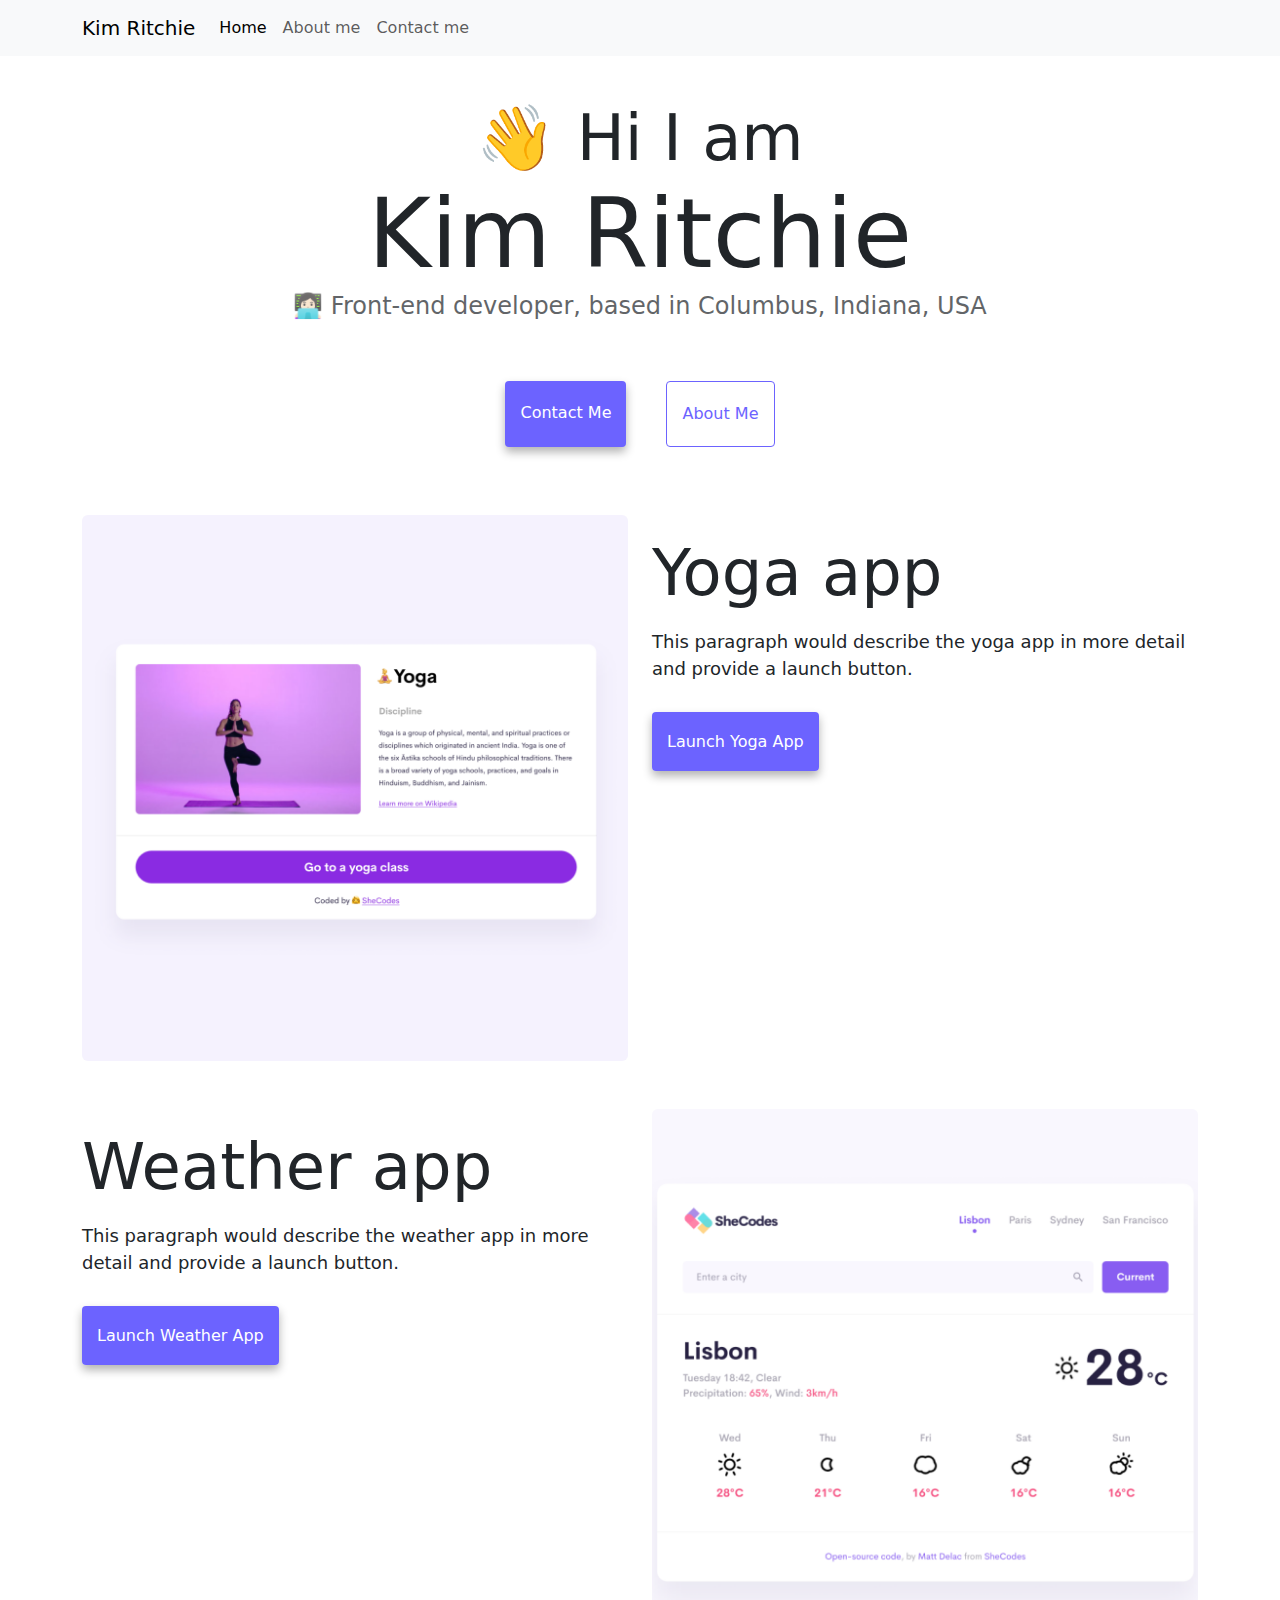
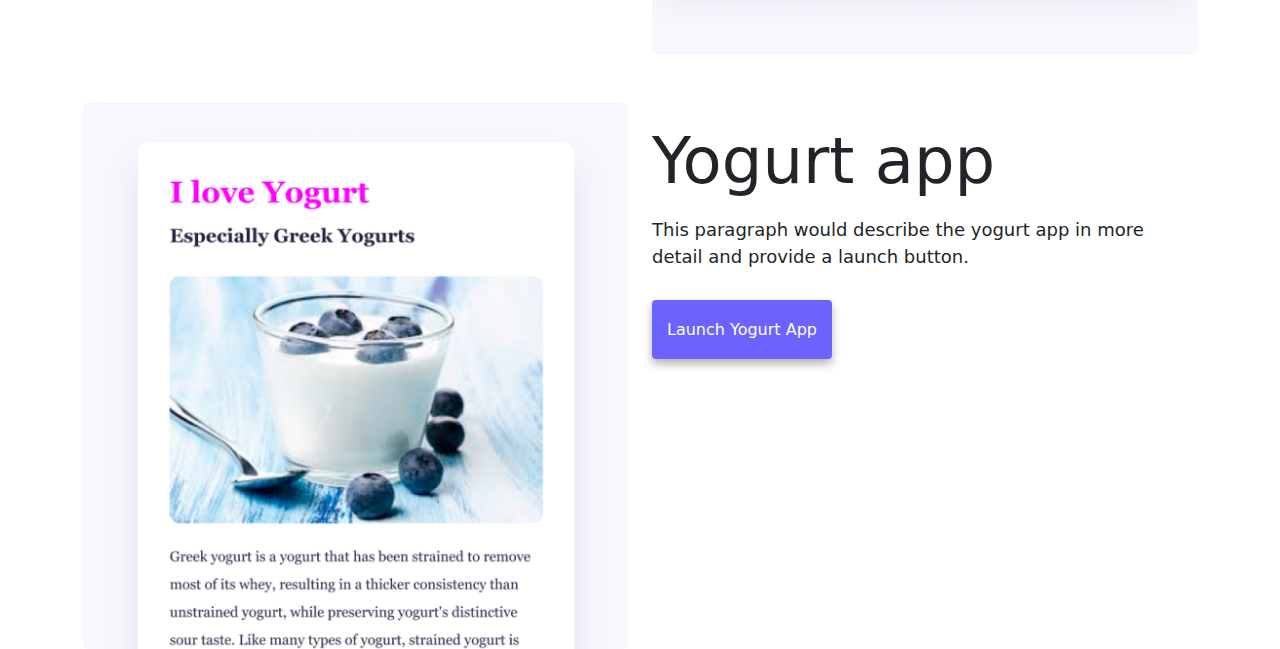
<file: index.html>
<!DOCTYPE html>
<html lang="en">
  <head>
    <meta charset="UTF-8" />
    <meta http-equiv="X-UA-Compatible" content="IE=edge" />
    <meta name="viewport" content="width=device-width, initial-scale=1.0" />
    <title>Front-end developer - Kim Ritchie</title>
    <meta
      name="description"
      content="Kim Ritchie is a front-end developer in Columbus, Indiana, check out her projects and contact her for job inquiries"
    />
    <link
      href="https://cdn.jsdelivr.net/npm/bootstrap@5.3.3/dist/css/bootstrap.min.css"
      rel="stylesheet"
      integrity="sha384-QWTKZyjpPEjISv5WaRU9OFeRpok6YctnYmDr5pNlyT2bRjXh0JMhjY6hW+ALEwIH"
      crossorigin="anonymous"
    />
    <script
      src="https://cdn.jsdelivr.net/npm/bootstrap@5.3.3/dist/js/bootstrap.bundle.min.js"
      integrity="sha384-YvpcrYf0tY3lHB60NNkmXc5s9fDVZLESaAA55NDzOxhy9GkcIdslK1eN7N6jIeHz"
      crossorigin="anonymous"
    ></script>
    <link rel="stylesheet" href="style.css" />
  </head>
  <body>
    <nav class="navbar navbar-expand-lg navbar-light bg-light fixed-top">
      <div class="container">
        <a class="navbar-brand" href="/" title="Homepage">Kim Ritchie</a>
        <button
          class="navbar-toggler"
          type="button"
          data-bs-toggle="collapse"
          data-bs-target="#navbarNavAltMarkup"
          aria-controls="navbarNavAltMarkup"
          aria-expanded="false"
          aria-label="Toggle navigation"
        >
          <span class="navbar-toggler-icon"></span>
        </button>
        <div class="collapse navbar-collapse" id="navbarNavAltMarkup">
          <div class="navbar-nav">
            <a
              class="nav-link active"
              aria-current="page"
              href="/"
              title="Homepage"
              >Home</a
            >

            <a class="nav-link" href="/about.html" title="About Kim Ritchie"
              >About me</a
            >
            <a
              class="nav-link"
              href="/about.html#contact"
              title="Contact Kim Ritchie"
              >Contact me</a
            >
          </div>
        </div>
      </div>
    </nav>

    <h2 class="text-center">👋 Hi I am</h2>
    <h1 class="text-center">Kim Ritchie</h1>
    <h3 class="text-center">
      👩🏻‍💻 Front-end developer, based in Columbus, Indiana, USA
    </h3>

    <div class="navigation-links mb-5">
      <a
        href="/about.html#contact"
        title="Contact Kim Ritchie"
        class="primary-link"
        >Contact me</a
      >
      <a href="/about.html" title="About Kim Ritchie" class="secondary-link"
        >About me</a
      >
    </div>

    <div class="container">
      <div class="row">
        <div class="col-sm-6">
          <img
            src="/images/yoga.png"
            alt="Yoga project"
            class="img-fluid rounded d-none d-sm-block"
          />
        </div>
        <div class="col-sm-6">
          <h2 class="mb-3">Yoga app</h2>
          <p>
            This paragraph would describe the yoga app in more detail and
            provide a launch button.
          </p>
          <div class="mt-5">
            <a href="#" title="Yoga project" class="primary-link project-link"
              >Launch Yoga App</a
            >
          </div>
        </div>
      </div>
      <div class="row mt-5">
        <div class="col-sm-6">
          <h2 class="mb-3">Weather app</h2>
          <p>
            This paragraph would describe the weather app in more detail and
            provide a launch button.
          </p>
          <div class="mt-5">
            <a
              href="#"
              title="Weather project"
              class="primary-link project-link"
              >Launch Weather App</a
            >
          </div>
        </div>
        <div class="col-sm-6">
          <img
            src="/images/weather.png"
            alt="Weather project"
            class="img-fluid rounded d-none d-sm-block"
          />
        </div>
      </div>
      <div class="row mt-5">
        <div class="col-sm-6">
          <img
            src="/images/yogurt.png"
            alt="Yogurt project"
            class="img-fluid rounded d-none d-sm-block"
          />
        </div>
        <div class="col-sm-6">
          <h2 class="mb-3">Yogurt app</h2>
          <p>
            This paragraph would describe the yogurt app in more detail and
            provide a launch button.
          </p>
          <div class="mt-5">
            <a
              href="#"
              title="Weather project"
              class="primary-link project-link"
              >Launch Yogurt App</a
            >
          </div>
        </div>
      </div>
    </div>
  </body>
</html>
</file>
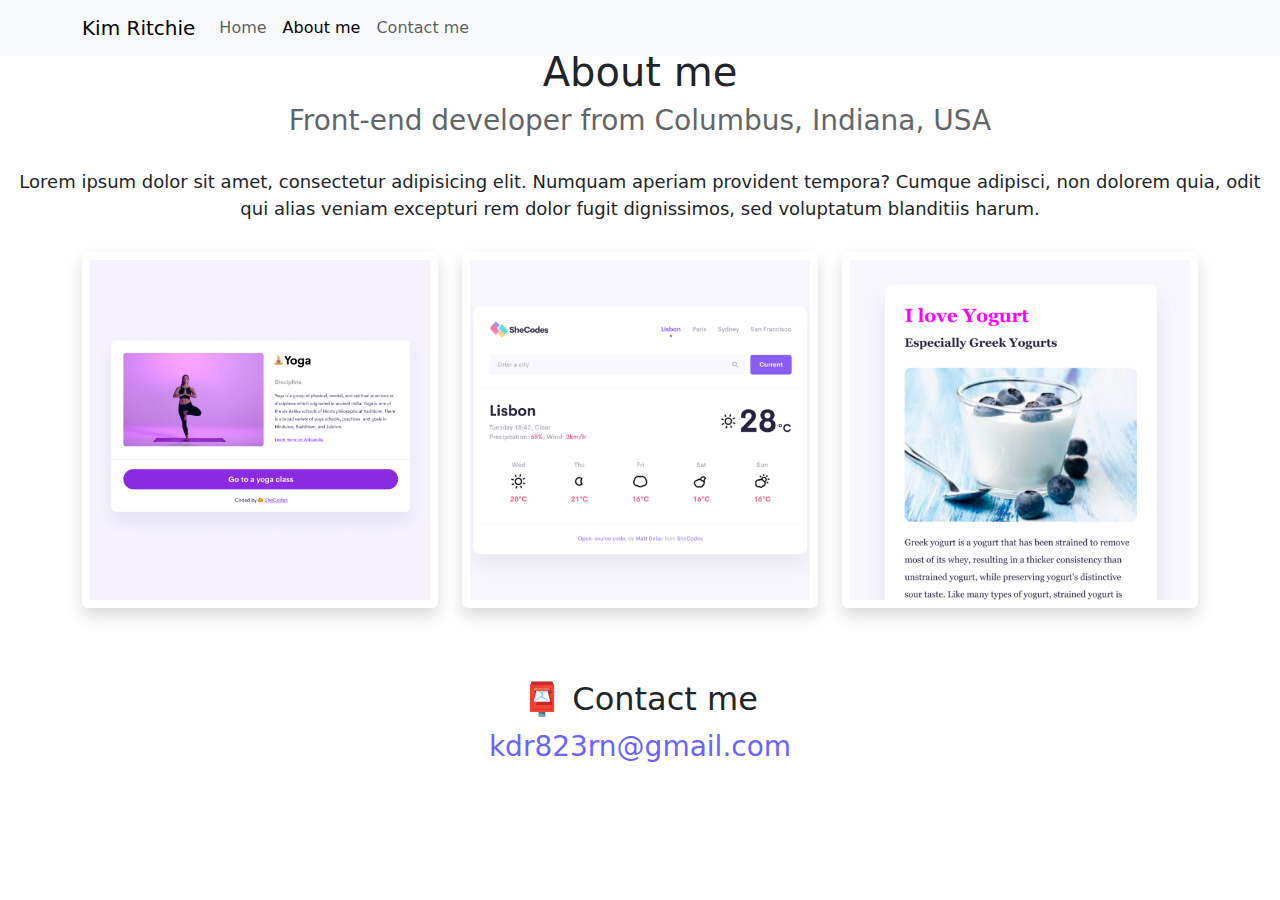
<file: about.html>
<!DOCTYPE html>
<html lang="en">
  <head>
    <meta charset="UTF-8" />
    <meta http-equiv="X-UA-Compatible" content="IE=edge" />
    <meta name="viewport" content="width=device-width, initial-scale=1.0" />
    <link rel="stylesheet" href="style.css" />
    <title>About me - Kim Ritchie</title>
    <meta name="description" content="About Kim Ritchie, a front-end developer in Columbus, Indiana" />
    <link href="https://cdn.jsdelivr.net/npm/bootstrap@5.3.3/dist/css/bootstrap.min.css" rel="stylesheet" integrity="sha384-QWTKZyjpPEjISv5WaRU9OFeRpok6YctnYmDr5pNlyT2bRjXh0JMhjY6hW+ALEwIH" crossorigin="anonymous" />
    <script src="https://cdn.jsdelivr.net/npm/bootstrap@5.3.3/dist/js/bootstrap.bundle.min.js" integrity="sha384-YvpcrYf0tY3lHB60NNkmXc5s9fDVZLESaAA55NDzOxhy9GkcIdslK1eN7N6jIeHz" crossorigin="anonymous"></script>                     
   
  </head>
  <body>
    <nav class="navbar navbar-expand-lg navbar-light bg-light fixed-top">
      <div class="container">
        <a class="navbar-brand" href="/" title="Homepage">Kim Ritchie</a>
        <button class="navbar-toggler" type="button" data-bs-toggle="collapse" data-bs-target="#navbarNavAltMarkup" aria-controls="navbarNavAltMarkup" aria-expanded="false" aria-label="Toggle navigation">
          <span class="navbar-toggler-icon"></span>
        </button>
        <div class="collapse navbar-collapse" id="navbarNavAltMarkup">
          <div class="navbar-nav">
            <a class="nav-link" aria-current="page" href="/" title="Homepage">Home</a>            
            <a class="nav-link active" href="/about.html" title="About Kim Ritchie">About me</a>
            <a class="nav-link" href="/about.html#contact" title="Contact Kim Ritchie">Contact me</a>            
          </div>
        </div>
      </div>
    </nav>    
    <h1 class="text-center mt-5">About me</h1>
    <h3 class="text-center">Front-end developer from Columbus, Indiana, USA</h3>
    <div class="about-paragraphs text-center">
      <p>
        Lorem ipsum dolor sit amet, consectetur adipisicing elit. Numquam
        aperiam provident tempora? Cumque adipisci, non dolorem quia, odit qui
        alias veniam excepturi rem dolor fugit dignissimos, sed voluptatum
        blanditiis harum.
       </p>      
    </div>
    <div class="container">
      <div class="row">
        <div class="col-sm-4">
          <img src="/images/yoga.png" alt="Yoga project" class="img-fluid p-2 mb-4 shadow rounded" />
        </div>
      <div class="col-sm-4">
          <img src="/images/weather.png" alt="Weather project" class="img-fluid p-2 mb-4 shadow rounded" />
        </div>
      <div class="col-sm-4">
          <img src="/images/yogurt.png" alt="Yogurt project" class="img-fluid p-2 mb-4 shadow rounded" />
        </div>    
      </div>
   
    <div id="contact" class="mt-5">
      <h2 class="text-center">📮 Contact me</h2>
      <a href="mailto:kdr823rn@gmail.com" class="email-link"> kdr823rn@gmail.com </a>
    </div>
  
  </body>
</html>
</file>
<file: style.css>
:root {
  --primary-color: #6c63ff;
  --secondary-color: #f5f2fe;
  --box-shadow: 0 5px 10px rgba(0, 0, 0, 0.3);
}

body {
  margin-top: 100px;
}

h1,
h2,
h3 {
  margin: 0;
}

h1 {
  font-size: 96px;
}

h2 {
  font-size: 64px;
  margin-top: 20px;
}

h3 {
  font-size: 24px;
  opacity: 0.7;
}

p {
  font-size: 18px;
  line-height: 1.5;
}

.navigation-links {
  display: flex;
  margin-top: 40px;
  justify-content: center;
}

.navigation-links a {
  margin: 20px;
}

.primary-link {
  background: var(--primary-color);
  box-shadow: var(--box-shadow);
  color: white;
  border-radius: 4px;
  padding: 20px 15px;
  text-decoration: none;
  text-transform: capitalize;
}

.primary-link hover {
  color: white;
}

.secondary-link {
  color: var(--primary-color);
  border: 1px solid var(--primary-color);
  border-radius: 4px;
  padding: 20px 15px;
  text-decoration: none;
  text-transform: capitalize;
}

.homepage-link {
  color: var(--primary-color);
  text-align: center;
  display: block;
}

.about-paragraphs {
  margin: 30px 0;
}

.about-paragraphs p {
  margin: 10px;
}

.email-link {
  display: flex;
  justify-content: center;
  color: var(--primary-color);
  font-size: 28px;
  text-decoration: none;
}

.email-link:hover {
  text-decoration: underline;
}

@media (max-width: 576px) {
  h1 {
    font-size: 48px;
    line-height: 1.5;
  }

  h2 {
    font-size: 32px;
    text-align: center;
  }

  p {
    text-align: center;
  }

  .project-link {
    display: block;
    text-align: center;
    margin: 0 20px;
  }
}
</file>
